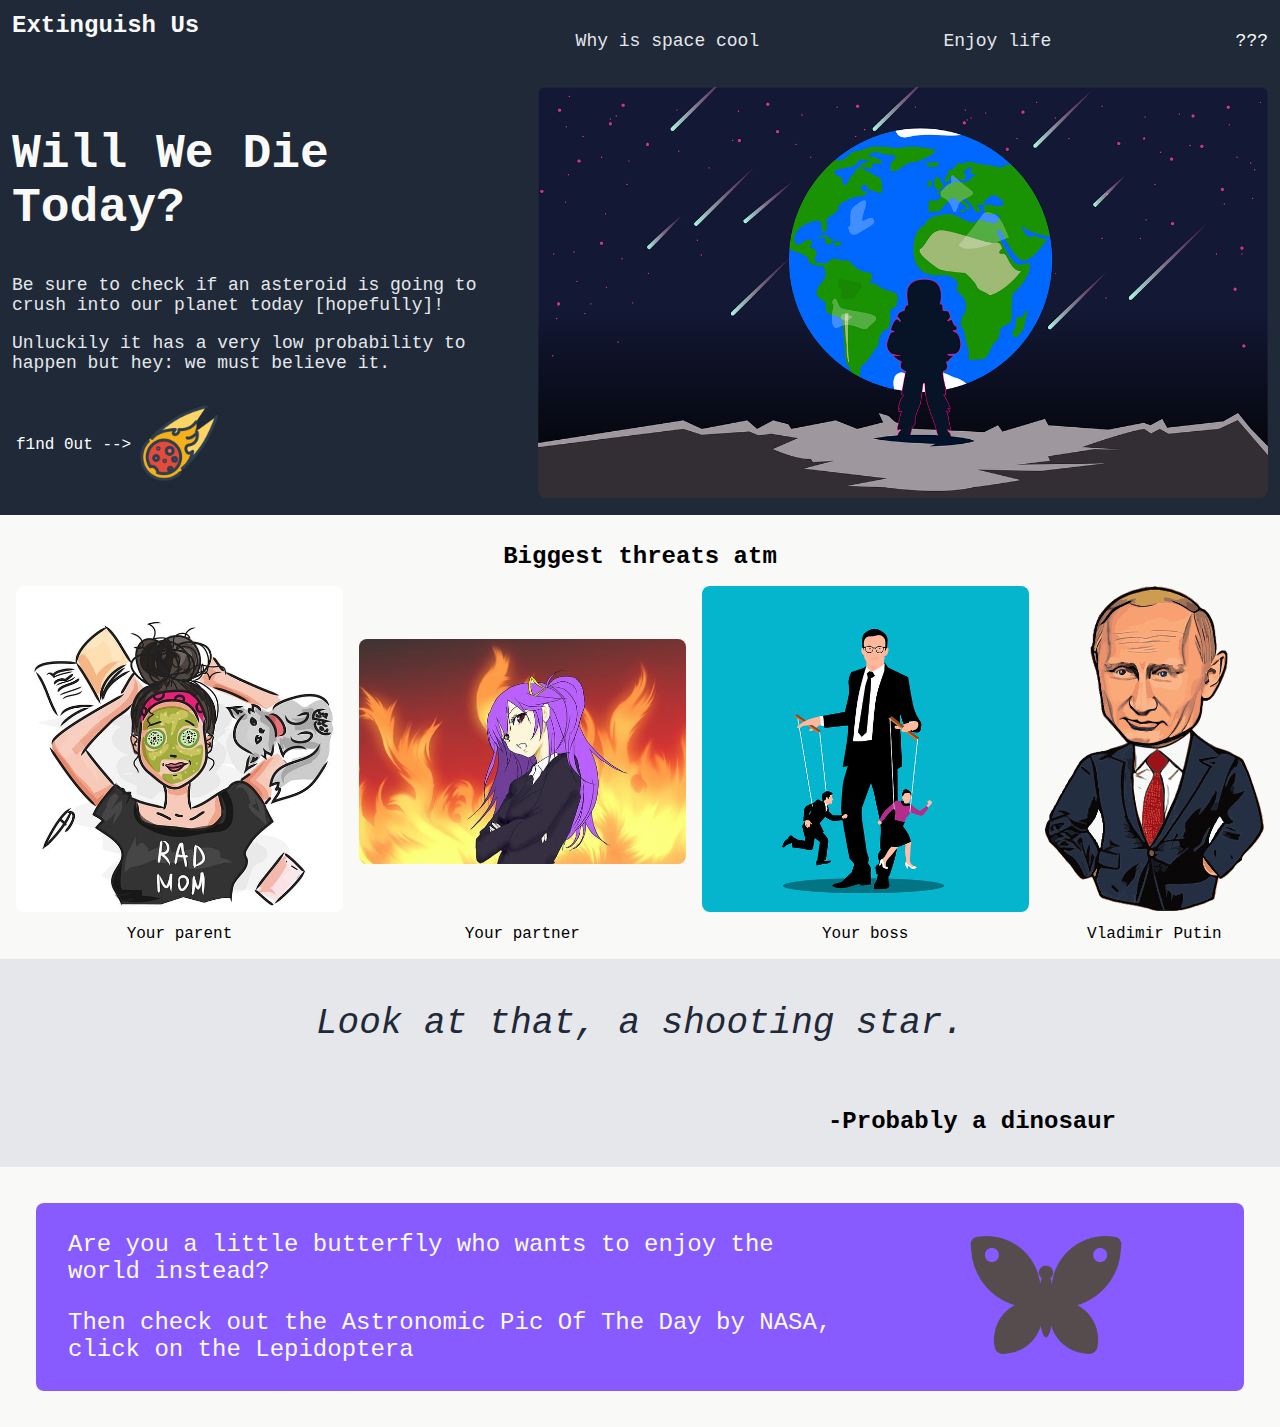
<file: index.html>
<!DOCTYPE html>
<html lang="en">
  <head>
    <meta charset="utf-8">
    <title>Space Satellite Check</title>

    <link rel="stylesheet" href="css/landing.css">
    <link rel="stylesheet" href="css/variables.css">
  </head>

  <body>
    <div class="page-container">

      <div class="main-container">

        <div class="header-container">
          
          <div class="header-logo">
            <h4 style="margin-top: 0;">Extinguish Us</h4>
          </div>
          <div class="header-links">
            <a>Why is space cool</a>
            <a href="https://www.nationalgeographic.com/photography/topic/best-of-photo-of-the-day" target="_blank">Enjoy life</a>
            <a href="https://en.wikipedia.org/wiki/Irony" target="_blank" rel="noopener noreferrer" style="text-decoration: none; color: #F9FAF8;">???</a>
          </div>

        </div>

        <div class="description-container">

          <div class="website-description">
            <h2>
              Will We Die Today?
            </h2>
            <p>Be sure to check if an asteroid is going to crush into our planet today [hopefully]!
            </p>
            <p>
              Unluckily it has a very low probability to happen but hey: we must believe it.
            </p>
            <div class="asteroid_icon_container">
              <span>f1nd 0ut --></span>
              <a href="html/hazardous.html">
                <img id="wwd_btn" style="height: 6rem;" src="icons/asteroid_icn.png">
              </a>
            </div>

          </div>
          <div class="website-image">
            <img src="img/asterpod.png">
          </div>


        </div>

      </div>
      <!--End of main-container-->

      <div class="info-container">

        <div class="random-info-container">
          <h2 style="margin-bottom: 0; padding-bottom: 0;">Biggest threats atm</h2>
        </div>

        <div class="img-container">
          <div class="images">
            <div id="yourMom" class="img-item">
              <img src="img/your_mom.jpg">
            </div>
            <div class="img-description">
              <span>Your parent</span>

            </div>

          </div>
          <div class="images">
            <div id="yourPartner" class="img-item">
              <img src="img/your_girlfriend.jpg">

            </div>
            <div class="img-description">
              <span>Your partner</span>
            </div>

          </div>
          <div class="images">
            <div id="yourBoss" class="img-item">
              <img src="img/your_boss.png">

            </div>
            <div class="img-description">
              <span>Your boss</span>

            </div>

          </div>
          <div class="images">
            <div id="vladimiro" class="img-item">
              <img src="img/vladimiro.png">

            </div>
            <div class="img-description">
              <span>Vladimir Putin</span>

            </div>

          </div>
        </div>

      </div>
      <!--End of info-container-->

      <div class="quote-container">

        <div class="sentence-container">
          <p>
            Look at that, a shooting star.
          </p>
        </div>

        <div class="origin-container">
          <p>-Probably a dinosaur</p>
        </div>
      </div>
      <!--End of quote-container-->

      <div class="subscribe-container">

        <div class="signup-container">
          <div class="subscribe-invite">
            <p>Are you a little butterfly who wants to enjoy the world instead?
            </p>
            <p>
              Then check out the Astronomic Pic Of The Day by NASA, click on the Lepidoptera
            </p>
          </div>
          <div class="subscribe-button">
            <a id="picOfTheDay">
              <img style="height: 10rem;" src="icons/butterfly3.png">
            </a>
          </div>
        </div>

      </div>
      <!--End of subscribe-container-->
    </div>
    <!--End of page-container-->
    <!--page-container contains the whole page-->

    <!-- Scripts -->
    <script src="js/network.js"></script>
    <script src="js/landing.js"></script>
  </body>

</html>
</file>
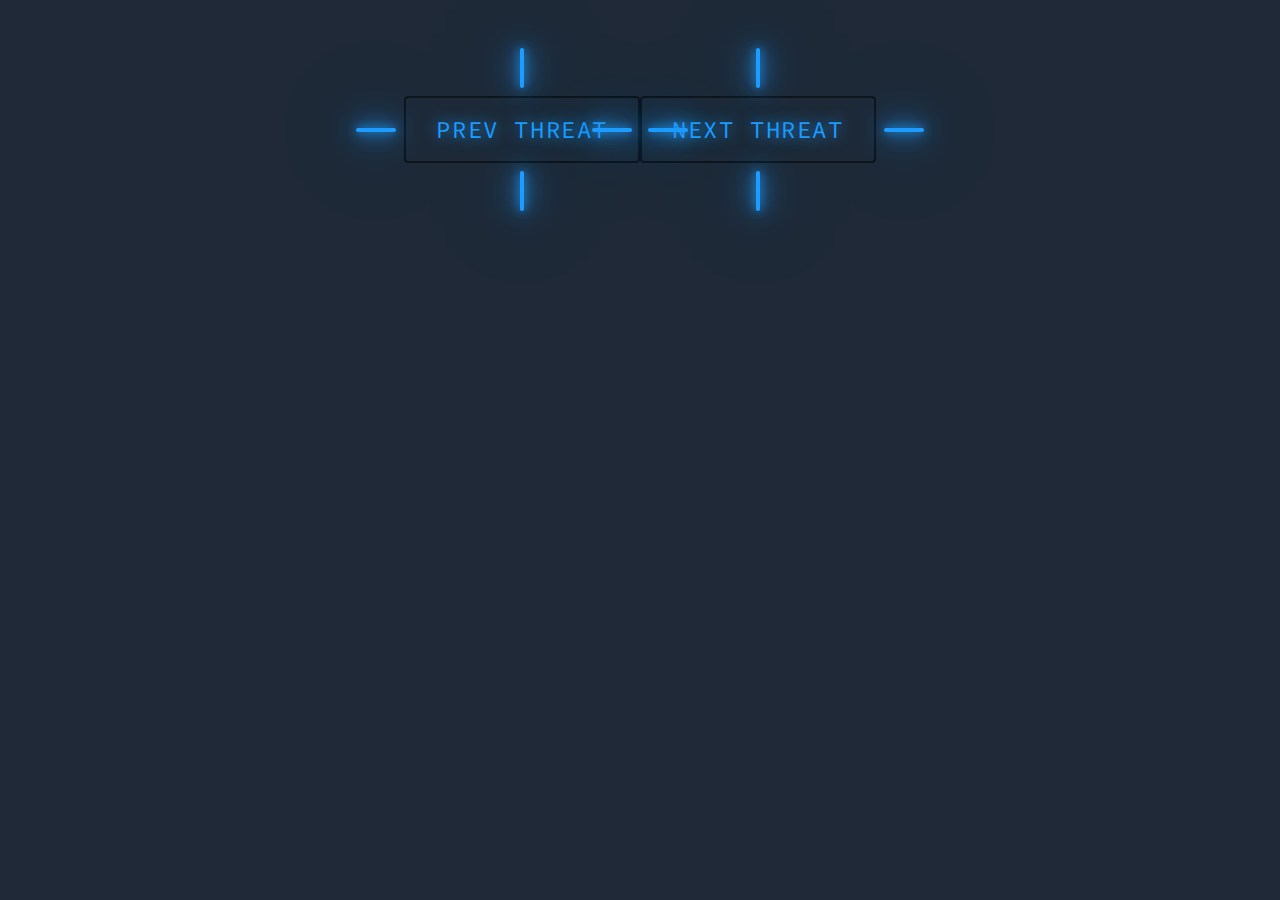
<file: html/hazardous.html>
<!DOCTYPE html>
<html lang="en">
  <head>
    <meta charset="utf-8">
    <link rel="stylesheet" href="../css/asteroids.css">
    <link rel="stylesheet" href="../css/variables.css">
    <link rel="stylesheet" href="../css/glitch.css">
  </head>
  <body>
    <div class="container"> 
      <div class="glitch">
        <div class="line"></div>
        <div class="line"></div>
        <div class="line"></div>
        <div class="line"></div>
        <div class="line"></div>
        <div class="line"></div>
        <div class="line"></div>
        <div class="line"></div>
        <div class="line"></div>
      
        <div class="spacer"></div>
        <div class="infos">
          <span></span><span id="name" style="color: rgba(213, 184, 255, 1);"></span>
            <div class="small_spacer"></div>
          <span></span><span id="id" style="color: rgba(213, 184, 255, 1);"></span>
            <div class="small_spacer"></div>
          <span></span><a id="distance_from_earth" style="color: rgba(213, 184, 255, 1);" href="https://en.wikipedia.org/wiki/Astronomical_unit" target="_blank"></a>
            <div class="small_spacer"></div>
          <span></span><span id="diameter" style="color: rgba(213, 184, 255, 1);"></span>
            <div class="small_spacer"></div>
          <span></span><span id="orbiting_body" style="color: rgba(213, 184, 255, 1);"></span>
            <div class="small_spacer"></div>
          <span></span><span id="relative_velocity" style="color: rgba(213, 184, 255, 1);"></span>
          <!-- End of Infos-->
        </div>
        <div class="spacer"></div>
        <div id="buttons">
          <a id="previous_btn" class="button" href="#" style="--color:#1e9bff;">
            <span></span>
            <span></span>
            <span></span>
            <span></span>
            Prev threat
          </a>
          <a id="next_btn" class="button" href="#" style="--color:#1e9bff;">
            <span></span>
            <span></span>
            <span></span>
            <span></span>
            Next threat
          </a>
        </div>
        <!-- Scripts -->
        <script src="../js/getResponse.js"></script>
        <script src="../js/network.js"></script>
        <!-- End of glitch-->
      </div>


  </body>
</html>
</file>
<file: css/landing.css>
body,html{
    margin: 0;
    padding: 0;
    font-family: "Lucida Console", "Courier New", monospace;
}

img{
    max-width: 100%;
    border-radius: 8px;
}

a{
    text-decoration: none;
    color: var(--header-link);
    
}

iframe{
  position: absolute;
  top: 0;
  left: 0;
  width: 100%;
  height: 100%;
  border: none;

}

.page-container{
    display: flex;
    flex-direction: column;
    min-height: 100vh; 
}

.page-container div{
    flex-grow: 1;
    padding: 4px;
}

.main-container,
.info-container,
.quote-container,
.subscribe-container{
    display: flex;
    flex-direction: column;
}

.main-container{
    background-color: var(--dark-bg);
    color: white;
}


.main-container .header-container{
    display: flex;
    flex-direction: row;
    flex:1;
}

.main-container .description-container{
    display: flex;
    flex: 2;
}

.subscribe-container,
.info-container{
    background-color: #F9FAF8;
}

.info-container .random-info-container{
    flex: 1;
    display: flex;
    justify-content: center;
}

.info-container .img-container{
    flex: 4;
    display: flex;
    justify-content: space-between;
    
}

.images{
    display: flex;
    flex-direction: column;
    align-items: center;
}

.images .img-description{
  flex-grow: 0;
}

.img-item{
  cursor: pointer;
}

.quote-container{
    background-color: #E5E7EB;
}

.quote-container .sentence-container,
.quote-container .origin-container{
    display: flex;
    padding-left: 10rem;
    padding-right: 10rem;
}

.quote-container .sentence-container{
    flex: 2;
    justify-content: center;
    align-items: flex-end;
    color: var(--dark-bg);
    font-size: 36px;
    font-style: italic;
}

.quote-container .origin-container{
    flex:1;
    justify-content:flex-end;
    align-items: flex-start;
    padding-top: 0;
    font-size: 24px;
    font-weight: bold;
}
.subscribe-container .signup-container{
    padding: 2rem;
    display: flex;
    justify-content: center;
}

.header-logo{
    display: flex;
    align-items: center;
    color: #F9FAF8;
    font-size: 24px;
}

.header-links{
    display: flex;
    justify-content: space-between;
    align-items: center;
    font-size: 18px;
    color: var(--header-link);
}

.website-description h2{
    font-size: 48px;
    font-weight: bold;
    color: #F9FAF8;
}

.website-description p{
    font-size: 18px;
    color: var(--header-link);
}


.subscribe-button,
.subscribe-invite{
    background-color: var(--dark-violet);
}

.signup-container .subscribe-invite{
    flex:2;
    border-top-left-radius: 8px;
    border-bottom-left-radius: 8px;
    color: #F9FAF8;
    font-size: 24px;
    padding-left: 32px;
}

.subscribe-button{
    flex:1;
    display: flex;
    align-items: center;
    justify-content: center;
    border-top-right-radius: 8px;
    border-bottom-right-radius: 8px;
}

button{
    background-color: var(--dark-violet);
    color: #F9FAF8;
    border: none;
    border-radius: 4px;
    padding: 8px 20px 8px 20px;
}

#yourPartner{
    display: flex;
    align-items: center;
}

.asteroid_icon_container{
    display: flex;
    align-items: center;
}

#picOfTheDay{
  cursor: pointer;
}
</file>
<file: css/variables.css>
:root {
    --dark-bg: #1F2937;
    --cta-blue: #3882F6;
    --header-link: #E5E7EB;
    --violet: rgba(213, 184, 255, 1);
    --dark-violet: rgb(135, 91, 255);
}
</file>
<file: css/asteroids.css>
@font-face {
  font-family: dontPanic;
  src: url(../fonts/KernelPanicNbp-LyG3.ttf);
}

@font-face {
  font-family: edgeOfTheGalaxy;
  src: url(../fonts/EdgeOfTheGalaxyRegular-OVEa6.otf);
}

@font-face {
  font-family: terminess;
  src: url(../fonts/Terminess_mono_NF.ttf);
}

@font-face {
  font-family: sourceCode;
  src: url(../fonts/SourceCodePro-Regular.ttf);
}

html, body {
    margin: 0;
    padding: 0;
    height: 100%;
    width: 100%;
    font-family: sourceCode;
}

span{
  color: azure;
  font-size: 28px;
}

a{
  color: azure;
  font-size: 28px;
  text-decoration: none;
}

.container{
  position: absolute;
  height: 100%;
  width: 100%;
  display: flex;
  justify-content: center;
  overflow: auto;
  background: var(--dark-bg);
}

svg{
  position: absolute;
  height: 100%;
}

.lines {
  opacity: 0.05; 
}

.line {
  fill-rule: evenodd;
  clip-rule: evenodd;
  fill: #4C3A90; }

.lights {
  opacity: 0.9;
}

.light {
  fill-rule: evenodd;
  clip-rule: evenodd;
  fill: #7A6BB5; }


.spacer{
  height: 1rem;
}

#buttons{
  display: flex;
  flex-direction: row;
  justify-content: space-between;
  margin-top: 4rem;
}

button{
  border: none;
  border-radius: 44px;
  background: linear-gradient(145deg, #3275dd, #3c8bff);
  box-shadow:  20px 20px 39px #2d68c5,
               -20px -20px 39px #439cff;
}

.button {
  position: relative;
  padding: 16px 30px;
  font-size: 1.5rem;
  color: var(--color);
  border: 2px solid rgba(0, 0, 0, 0.5);
  border-radius: 4px;
  text-shadow: 0 0 15px var(--color);
  text-decoration: none;
  text-transform: uppercase;
  letter-spacing: 0.1rem;
  transition: 0.5s;
  z-index: 1;
}

.button:hover {
  color: #fff;
  border: 2px solid rgba(0, 0, 0, 0);
  box-shadow: 0 0 0px var(--color);
}

.button::before {
  content: '';
  position: absolute;
  top: 0;
  left: 0;
  width: 100%;
  height: 100%;
  background: var(--color);
  z-index: -1;
  transform: scale(0);
  transition: 0.5s;
}

.button:hover::before {
  transform: scale(1);
  transition-delay: 0.5s;
  box-shadow: 0 0 10px var(--color),
    0 0 30px var(--color),
    0 0 60px var(--color);
}

.button span {
  position: absolute;
  background: var(--color);
  pointer-events: none;
  border-radius: 2px;
  box-shadow: 0 0 10px var(--color),
    0 0 20px var(--color),
    0 0 30px var(--color),
    0 0 50px var(--color),
    0 0 100px var(--color);
  transition: 0.5s ease-in-out;
  transition-delay: 0.25s;
}

.button:hover span {
  opacity: 0;
  transition-delay: 0s;
}

.button span:nth-child(1),
.button span:nth-child(3) {
  width: 40px;
  height: 4px;
}

.button:hover span:nth-child(1),
.button:hover span:nth-child(3) {
  transform: translateX(0);
}

.button span:nth-child(2),
.button span:nth-child(4) {
  width: 4px;
  height: 40px;
}

.button:hover span:nth-child(1),
.button:hover span:nth-child(3) {
  transform: translateY(0);
}

.button span:nth-child(1) {
  top: calc(50% - 2px);
  left: -50px;
  transform-origin: left;
}

.button:hover span:nth-child(1) {
  left: 50%;
}

.button span:nth-child(3) {
  top: calc(50% - 2px);
  right: -50px;
  transform-origin: right;
}

.button:hover span:nth-child(3) {
  right: 50%;
}

.button span:nth-child(2) {
  left: calc(50% - 2px);
  top: -50px;
  transform-origin: top;
}

.button:hover span:nth-child(2) {
  top: 50%;
}

.button span:nth-child(4) {
  left: calc(50% - 2px);
  bottom: -50px;
  transform-origin: bottom;
}

.button:hover span:nth-child(4 ) {
  bottom: 50%;
}
</file>
<file: css/glitch.css>
.glitch {
    position: relative;
    color: #fff;
    font-size: 80px;
}

.line:not(:first-child) {
    position: absolute;
    top: 0;
    left: 0;
}

.line:nth-child(1) {
    animation: clip 3000ms -300ms linear infinite, glitch1 500ms -572ms linear infinite;
}

@keyframes glitch1 {
    0% {
        transform: translateX(0);
   }
    80% {
        transform: translateX(0);
        color: #fff;
   }
    85% {
        transform: translateX(5px);
        color: #4e9a26;
   }
    90% {
        transform: translateX(3px);
        color: #ac1212;
   }
    95% {
        transform: translateX(0px);
        color: #fff;
   }
    100% {
        transform: translateX(0);
   }
}

.line:nth-child(2) {
    animation: clip 3000ms -600ms linear infinite, glitch2 500ms -514ms linear infinite;
}

@keyframes glitch2 {
    0% {
        transform: translateX(0);
   }
    80% {
        transform: translateX(0);
        color: #fff;
   }
    85% {
        transform: translateX(-2px);
        color: #4e9a26;
   }
    90% {
        transform: translateX(2px);
        color: #ac1212;
   }
    95% {
        transform: translateX(-2px);
        color: #fff;
   }
    100% {
        transform: translateX(0);
   }
}

.line:nth-child(3) {
    animation: clip 3000ms -900ms linear infinite, glitch3 500ms -534ms linear infinite;
}

@keyframes glitch3 {
    0% {
        transform: translateX(0);
   }
    80% {
        transform: translateX(0);
        color: #fff;
   }
    85% {
        transform: translateX(1px);
        color: #4e9a26;
   }
    90% {
        transform: translateX(-3px);
        color: #ac1212;
   }
    95% {
        transform: translateX(4px);
        color: #fff;
   }
    100% {
        transform: translateX(0);
   }
}

.line:nth-child(4) {
    animation: clip 3000ms -1200ms linear infinite, glitch4 500ms -87ms linear infinite;
}

@keyframes glitch4 {
    0% {
        transform: translateX(0);
   }
    80% {
        transform: translateX(0);
        color: #fff;
   }
    85% {
        transform: translateX(-1px);
        color: #4e9a26;
   }
    90% {
        transform: translateX(1px);
        color: #ac1212;
   }
    95% {
        transform: translateX(1px);
        color: #fff;
   }
    100% {
        transform: translateX(0);
   }
}

.line:nth-child(5) {
    animation: clip 3000ms -1500ms linear infinite, glitch5 500ms -137ms linear infinite;
}

@keyframes glitch5 {
    0% {
        transform: translateX(0);
   }
    80% {
        transform: translateX(0);
        color: #fff;
   }
    85% {
        transform: translateX(5px);
        color: #4e9a26;
   }
    90% {
        transform: translateX(1px);
        color: #ac1212;
   }
    95% {
        transform: translateX(-1px);
        color: #fff;
   }
    100% {
        transform: translateX(0);
   }
}

.line:nth-child(6) {
    animation: clip 3000ms -1800ms linear infinite, glitch6 500ms -170ms linear infinite;
}

@keyframes glitch6 {
    0% {
        transform: translateX(0);
   }
    80% {
        transform: translateX(0);
        color: #fff;
   }
    85% {
        transform: translateX(3px);
        color: #4e9a26;
   }
    90% {
        transform: translateX(-2px);
        color: #ac1212;
   }
    95% {
        transform: translateX(5px);
        color: #fff;
   }
    100% {
        transform: translateX(0);
   }
}

.line:nth-child(7) {
    animation: clip 3000ms -2100ms linear infinite, glitch7 500ms -522ms linear infinite;
}

@keyframes glitch7 {
    0% {
        transform: translateX(0);
   }
    80% {
        transform: translateX(0);
        color: #fff;
   }
    85% {
        transform: translateX(2px);
        color: #4e9a26;
   }
    90% {
        transform: translateX(-2px);
        color: #ac1212;
   }
    95% {
        transform: translateX(2px);
        color: #fff;
   }
    100% {
        transform: translateX(0);
   }
}

.line:nth-child(8) {
    animation: clip 3000ms -2400ms linear infinite, glitch8 500ms -98ms linear infinite;
}

@keyframes glitch8 {
    0% {
        transform: translateX(0);
   }
    80% {
        transform: translateX(0);
        color: #fff;
   }
    85% {
        transform: translateX(4px);
        color: #4e9a26;
   }
    90% {
        transform: translateX(-1px);
        color: #ac1212;
   }
    95% {
        transform: translateX(2px);
        color: #fff;
   }
    100% {
        transform: translateX(0);
   }
}

.line:nth-child(9) {
    animation: clip 3000ms -2700ms linear infinite, glitch9 500ms -805ms linear infinite;
}

@keyframes glitch9 {
    0% {
        transform: translateX(0);
   }
    80% {
        transform: translateX(0);
        color: #fff;
   }
    85% {
        transform: translateX(1px);
        color: #4e9a26;
   }
    90% {
        transform: translateX(3px);
        color: #ac1212;
   }
    95% {
        transform: translateX(1px);
        color: #fff;
   }
    100% {
        transform: translateX(0);
   }
}

.line:nth-child(10) {
    animation: clip 3000ms -3000ms linear infinite, glitch10 500ms -419ms linear infinite;
}

@keyframes glitch10 {
    0% {
        transform: translateX(0);
   }
    80% {
        transform: translateX(0);
        color: #fff;
   }
    85% {
        transform: translateX(-2px);
        color: #4e9a26;
   }
    90% {
        transform: translateX(5px);
        color: #ac1212;
   }
    95% {
        transform: translateX(-1px);
        color: #fff;
   }
    100% {
        transform: translateX(0);
   }
}

@keyframes clip {
    0% {
        clip-path: polygon(0 100%, 100% 100%, 100% 120%, 0 120%);
   }
    100% {
        clip-path: polygon(0 -20%, 100% -20%, 100% 0%, 0 0);
   }
}

.right {
    text-align: right;
    width: 100%;
}
.stack {
    display: grid;
    grid-template-columns: 1fr;
}
  
.stack span {
font-weight: bold;
grid-row-start: 1;
grid-column-start: 1;
font-size: 3rem;
--stack-height: calc(100% / var(--stacks) - 1px);
--inverse-index: calc(calc(var(--stacks) - 1) - var(--index));
--clip-top: calc(var(--stack-height) * var(--index));
--clip-bottom: calc(var(--stack-height) * var(--inverse-index));
clip-path: inset(var(--clip-top) 0 var(--clip-bottom) 0);
animation: stack 340ms cubic-bezier(.46,.29,0,1.24) 1 backwards calc(var(--index) * 120ms), glitch 2s ease infinite 2s alternate-reverse;
}

.stack span:nth-child(odd) { --glitch-translate: 8px; }
.stack span:nth-child(even) { --glitch-translate: -8px; }

@keyframes stack {
0% {
    opacity: 0;
    transform: translateX(-50%);
    text-shadow: -2px 3px 0 red, 2px -3px 0 blue;
};
60% {
    opacity: 0.5;
    transform: translateX(50%);
}
80% {
    transform: none;
    opacity: 1;
    text-shadow: 2px -3px 0 red, -2px 3px 0 blue;
}
100% {
    text-shadow: none;
}
}

@keyframes glitch {
0% {
    text-shadow: -2px 3px 0 red, 2px -3px 0 blue;
    transform: translate(var(--glitch-translate));
}
2% {
    text-shadow: 2px -3px 0 red, -2px 3px 0 blue;
}
4%, 100% {  text-shadow: none; transform: none; }
}
</file>
